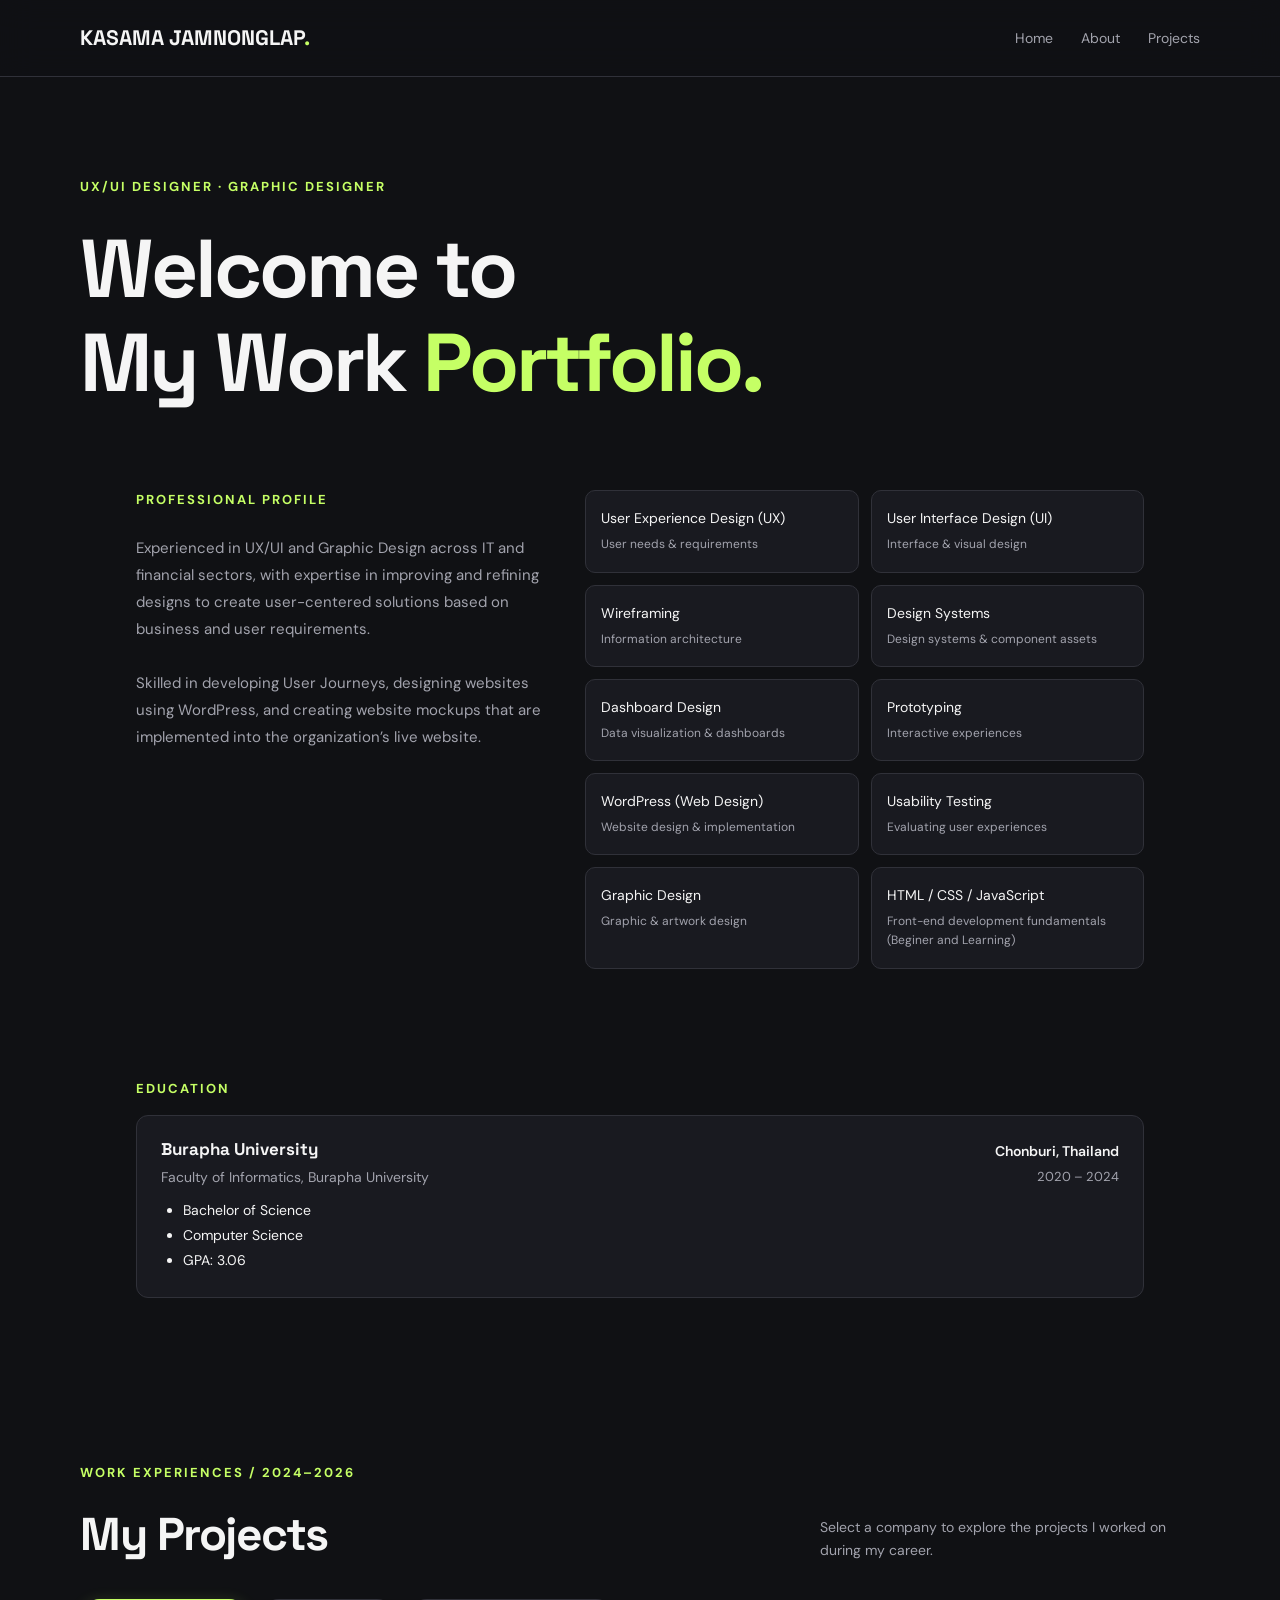
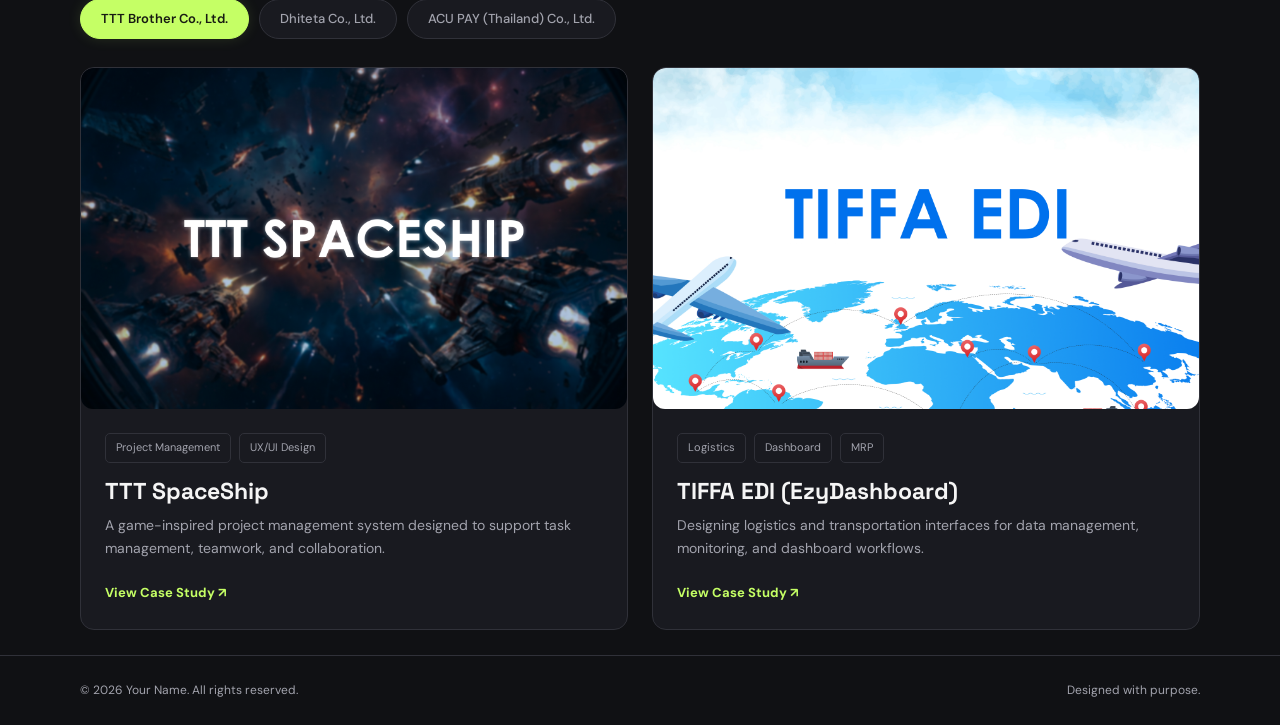
<file: index.html>
<!DOCTYPE html>
<html lang="en">
<head>
  <meta charset="UTF-8" />
  <meta name="viewport" content="width=device-width, initial-scale=1.0" />
  <meta name="description" content="UX/UI Designer Portfolio" />
  <title>Kasama Portfolio</title>

  <link rel="preconnect" href="https://fonts.googleapis.com">
  <link rel="preconnect" href="https://fonts.gstatic.com" crossorigin>
  <link href="https://fonts.googleapis.com/css2?family=DM+Sans:wght@400;500;600;700&family=Space+Grotesk:wght@400;500;600;700&display=swap" rel="stylesheet">

  <style>
    :root {
      --bg: #101114;
      --surface: #191a20;
      --text: #f5f5f5;
      --muted: #a2a3ad;
      --accent: #c5ff65;
      --border: #303139;
    }

    * {
      margin: 0;
      padding: 0;
      box-sizing: border-box;
    }

    html {
      scroll-behavior: smooth;
      scroll-padding-top: 90px;
    }

    body {
      font-family: "DM Sans", sans-serif;
      background: var(--bg);
      color: var(--text);
      line-height: 1.6;
    }

    a {
      color: inherit;
      text-decoration: none;
    }

    button, a {
      -webkit-tap-highlight-color: transparent;
    }

    .container {
      width: min(1120px, 90%);
      margin: auto;
    }

    /* Navigation */
    nav {
      position: sticky;
      top: 0;
      z-index: 100;
      background: rgba(16, 17, 20, 0.9);
      backdrop-filter: blur(16px);
      border-bottom: 1px solid var(--border);
    }

    .nav-inner {
      min-height: 76px;
      display: flex;
      align-items: center;
      justify-content: space-between;
      gap: 24px;
    }

    .logo {
      font-family: "Space Grotesk", sans-serif;
      font-size: 21px;
      font-weight: 700;
    }

    .logo span {
      color: var(--accent);
    }

    .nav-links {
      display: flex;
      align-items: center;
      gap: 28px;
      list-style: none;
      font-size: 14px;
      color: var(--muted);
    }

    .nav-links a:hover {
      color: var(--accent);
    }

    .menu-btn {
      display: none;
      background: transparent;
      border: 1px solid var(--border);
      color: white;
      padding: 8px 12px;
      border-radius: 8px;
      cursor: pointer;
    }

    /* Hero */
    .hero {
      min-height: 610px;
      display: flex;
      align-items: center;
      padding: 100px 0;
    }

    .eyebrow {
      color: var(--accent);
      font-size: 13px;
      font-weight: 700;
      letter-spacing: 2px;
      text-transform: uppercase;
      margin-bottom: 24px;
    }

    h1, h2, h3 {
      font-family: "Space Grotesk", sans-serif;
      line-height: 1.15;
    }

    h1 {
      font-size: clamp(42px, 7vw, 82px);
      letter-spacing: -3px;
      max-width: 850px;
    }

    h1 span {
      color: var(--accent);
    }

    .hero-desc {
      max-width: 560px;
      color: var(--muted);
      font-size: 17px;
      margin-top: 26px;
    }

    .hero-actions {
      display: flex;
      flex-wrap: wrap;
      gap: 14px;
      margin-top: 34px;
    }

    .btn {
      display: inline-flex;
      justify-content: center;
      align-items: center;
      gap: 10px;
      padding: 13px 22px;
      border-radius: 8px;
      font-weight: 700;
      font-size: 14px;
      transition: transform .2s, background .2s;
    }

    .btn:hover {
      transform: translateY(-3px);
    }

    .btn-primary {
      background: var(--accent);
      color: #141610;
    }

    .btn-secondary {
      border: 1px solid var(--border);
    }

    .hero-meta {
      display: flex;
      gap: 28px;
      flex-wrap: wrap;
      margin-top: 56px;
      color: var(--muted);
      font-size: 13px;
    }

    .hero-meta span::before {
      content: "●";
      color: var(--accent);
      margin-right: 9px;
    }

    /* Sections */
    section {
      padding: 25px 0;
    }

    .section-heading {
      display: flex;
      justify-content: space-between;
      align-items: end;
      gap: 24px;
      margin-bottom: 38px;
    }

    h2 {
      font-size: clamp(32px, 4vw, 46px);
      letter-spacing: -1.5px;
    }

    .section-desc {
      color: var(--muted);
      max-width: 380px;
      font-size: 14px;
    }

    /* Project grid */
    .projects {
      display: grid;
      grid-template-columns: repeat(2, minmax(0, 1fr));
      gap: 24px;
    }

    .project-card {
      border: 1px solid var(--border);
      border-radius: 14px;
      overflow: hidden;
      background: var(--surface);
      transition: transform .25s, border-color .25s;
    }

    .project-card:hover {
      transform: translateY(-5px);
      border-color: #62666f;
    }

    .project-cover {
      width: 100%;
      aspect-ratio: 16 / 10;
      overflow: hidden;
      border-radius: 12px;
      background: var(--surface);
    }

    .project-image {
      display: block;
      width: 100%;
      height: 100%;
      object-fit: cover;
      object-position: center;
      transition: transform 0.4s ease;
    }

    .project-card:hover .project-image {
      transform: scale(1.04);
    }

    .cover-erp {
      background: linear-gradient(135deg, #263e57, #111c2b);
    }

    .cover-logistics {
      background: linear-gradient(135deg, #264c46, #121f25);
    }

    .cover-wallet {
      background: linear-gradient(135deg, #574126, #211b19);
    }

    .cover-master {
      background: linear-gradient(135deg, #48325c, #1b1726);
    }

    .mock-window {
      width: 100%;
      max-width: 370px;
      background: #f3f4f6;
      border-radius: 9px;
      padding: 12px;
      box-shadow: 0 20px 45px #0005;
      transform: rotate(-3deg);
      color: #242936;
    }

    .mock-top {
      display: flex;
      gap: 5px;
      padding-bottom: 12px;
    }

    .mock-top i {
      width: 7px;
      height: 7px;
      border-radius: 50%;
      background: #adb1ba;
    }

    .mock-body {
      display: grid;
      grid-template-columns: 55px 1fr;
      gap: 10px;
      min-height: 135px;
    }

    .mock-sidebar {
      background: #dfe3e9;
      border-radius: 4px;
    }

    .mock-content {
      display: grid;
      grid-template-columns: repeat(2, 1fr);
      gap: 7px;
      align-content: start;
    }

    .mock-block {
      height: 42px;
      border-radius: 4px;
      background: #dce3ed;
    }

    .mock-block:nth-child(2) {
      background: #c9f27c;
    }

    .mock-block:nth-child(3) {
      grid-column: span 2;
      height: 56px;
      background: #e2e6ec;
    }

    .phone {
      width: 112px;
      height: 210px;
      border: 5px solid #22232a;
      border-radius: 20px;
      background: #f7f7f7;
      padding: 17px 9px;
      box-shadow: 0 20px 40px #0006;
      transform: rotate(8deg);
    }

    .phone-label {
      font-size: 9px;
      color: #666;
      margin-bottom: 9px;
    }

    .phone-card {
      background: #c5ff65;
      border-radius: 8px;
      height: 65px;
      margin-bottom: 9px;
    }

    .phone-line {
      height: 7px;
      background: #e0e1e4;
      border-radius: 4px;
      margin: 7px 0;
    }

    .project-info {
      padding: 24px;
    }

    .project-tags {
      display: flex;
      flex-wrap: wrap;
      gap: 8px;
      margin-bottom: 15px;
    }

    .tag {
      padding: 5px 10px;
      border: 1px solid var(--border);
      border-radius: 5px;
      color: var(--muted);
      font-size: 11px;
    }

    .project-info h3 {
      font-size: 23px;
      margin-bottom: 10px;
    }

    .project-info p {
      color: var(--muted);
      font-size: 14px;
      margin-bottom: 20px;
    }

    .project-link {
      font-size: 13px;
      font-weight: 700;
      color: var(--accent);
    }   
    /* About Me Layout */
    #about {
      padding: 40px 0;
    }

    #about .about-layout {
      display: grid;
      grid-template-columns: minmax(0, 0.85fr) minmax(0, 1.15fr);
      align-items: start;
      gap: 36px;
      width: min(1120px, 90%);
      margin: 0 auto;
    }

    #about .about-content {
      min-width: 0;
    }

    #about .about-text {
      margin-top: 12px;
      font-size: 15px;
      line-height: 1.8;
      color: var(--muted);
      overflow-wrap: break-word;
    }

    .about-actions {
      margin-top: 28px;
    }

    .skills {
      display: grid;
      grid-template-columns: repeat(2, minmax(0, 1fr));
      gap: 12px;
      align-content: start;
      min-width: 0;
    }

    #about .skill {
      position: relative;
      background: var(--surface);
      border: 1px solid var(--border);
      border-radius: 10px;
      padding: 17px 15px;
    
      font-size: 14px;
      line-height: 1.5;
    
      transition:
        border-color 0.3s ease,
        box-shadow 0.3s ease,
        transform 0.3s ease,
        background 0.3s ease;
    }

    #about .skill:hover {
      border-color: var(--accent);
      background: rgba(197, 255, 101, 0.06);
    
      box-shadow:
        0 0 6px rgba(197, 255, 101, 0.20),
        0 0 18px rgba(197, 255, 101, 0.12),
        inset 0 0 8px rgba(197, 255, 101, 0.04);
    
      transform: translateY(-3px);
    }

    #about .skill span {
      display: block;
      margin-top: 6px;
      color: var(--muted);
      font-size: 12px;
      line-height: 1.6;
    }
    
    /* Responsive */
    @media (max-width: 900px) {
      .about-layout {
        grid-template-columns: 1fr 1.2fr;
        gap: 32px;
      }
    
      .about-actions {
        flex-direction: column;
        align-items: stretch;
      }
    
      .about-actions .btn {
        width: 100%;
      }
    }
    
    @media (max-width: 700px) {
      .about-layout {
        grid-template-columns: 1fr;
        gap: 36px;
      }
    
      .about-title {
        font-size: 34px;
      }
    
      .about-actions {
        flex-direction: row;
        flex-wrap: wrap;
      }
    
      .about-actions .btn {
        width: auto;
      }
    
      .skills {
        grid-template-columns: repeat(2, minmax(0, 1fr));
        gap: 10px;
      }
    
      .skill {
        padding: 15px 12px;
        font-size: 13px;
      }
    
      .skill span {
        font-size: 11px;
      }
    }
    
    @media (max-width: 380px) {
      .skills {
        grid-template-columns: 1fr;
      }
    }
    /* Contact */
    .contact-box {
      padding: 55px;
      background: var(--surface);
      border: 1px solid var(--border);
      border-radius: 16px;
    }

    .contact-box h2 {
      max-width: 650px;
      margin-bottom: 20px;
    }

    .contact-box p {
      color: var(--muted);
      margin-bottom: 28px;
    }

    footer {
      border-top: 1px solid var(--border);
      padding: 25px 0;
      color: var(--muted);
      font-size: 12px;
    }

    .footer-inner {
      display: flex;
      justify-content: space-between;
      gap: 20px;
      flex-wrap: wrap;
    }

    /* Reveal animation */
    .reveal {
      opacity: 0;
      transform: translateY(20px);
      transition: opacity .6s, transform .6s;
    }

    .reveal.visible {
      opacity: 1;
      transform: translateY(0);
    }

    @media (prefers-reduced-motion: reduce) {
      html { scroll-behavior: auto; }
      *, *::before, *::after {
        animation-duration: .01ms !important;
        transition-duration: .01ms !important;
      }
      .reveal {
        opacity: 1;
        transform: none;
      }
    }

    @media (max-width: 700px) {
      .menu-btn {
        display: block;
      }

      .nav-links {
        display: none;
        position: absolute;
        top: 76px;
        left: 0;
        right: 0;
        padding: 24px 5%;
        background: var(--bg);
        border-bottom: 1px solid var(--border);
        flex-direction: column;
        align-items: flex-start;
      }

      .nav-links.open {
        display: flex;
      }

      .hero {
        min-height: auto;
        padding: 90px 0 65px;
      }

      h1 {
        letter-spacing: -1.5px;
      }

      section {
        padding: 60px 0;
      }

      .section-heading {
        align-items: flex-start;
        flex-direction: column;
      }

      .projects,
      .about-grid {
        grid-template-columns: 1fr;
      }

      .project-cover {
        height: 230px;
      }

      .about-grid {
        gap: 30px;
      }

      .contact-box {
        padding: 28px;
      }

      .hero-meta {
        gap: 12px 20px;
      }
    }
    
    /* Company Selector */
    .company-selector {
      display: flex;
      flex-wrap: wrap;
      align-items: center;
      gap: 10px;
      margin-bottom: 28px;
    }

    .company-btn {
      display: inline-flex;
      align-items: center;
      justify-content: center;
    
      padding: 10px 20px;
      border: 1px solid var(--border);
      border-radius: 999px;
    
      background: var(--surface);
      color: var(--muted);
    
      font-family: inherit;
      font-size: 13px;
      font-weight: 500;
      line-height: 1.4;
    
      cursor: pointer;
      white-space: nowrap;
    
      transition:
        background 0.25s ease,
        color 0.25s ease,
        border-color 0.25s ease,
        box-shadow 0.25s ease,
        transform 0.25s ease;
    }

    .company-btn:hover {
      color: var(--text);
      border-color: var(--accent);
      transform: translateY(-2px);
    }

    .company-btn.active {
      background: var(--accent);
      color: #171a12;
      border-color: var(--accent);
      font-weight: 600;
      box-shadow: 0 0 14px rgba(197, 255, 101, 0.12);
    }

    .company-btn.active:hover {
      box-shadow: 0 0 18px rgba(197, 255, 101, 0.25);
    }

    /* Keyboard accessibility */
    .company-btn:focus-visible {
      outline: 2px solid var(--accent);
      outline-offset: 3px;
    }

    .company-number {
      display: block;
      color: var(--accent);
      font-family: "Space Grotesk", sans-serif;
      font-size: 30px;
      font-weight: 700;
      margin-bottom: 14px;
    }

    .company-name {
      display: block;
      font-size: 15px;
      font-weight: 700;
      line-height: 1.5;
    }

    .company-count {
      display: block;
      color: var(--muted);
      font-size: 12px;
      margin-top: 8px;
    }

    

    .project-group {
      display: none;
    }

    .project-group.active {
      display: grid;
    }

    .project-group.active .project-card {
      animation: projectFade .35s ease both;
    }

    @keyframes projectFade {
      from {
        opacity: 0;
        transform: translateY(12px);
    }
      to {
        opacity: 1;
        transform: translateY(0);
    }
  }

  /* Mobile */
  @media (max-width: 600px) {
    .company-selector {
      gap: 8px;
    }

    .company-btn {
      padding: 9px 15px;
      font-size: 12px;
      white-space: normal;
    }
  }
    
  /* Education Section */
  #education {
    padding: 30px 0 40px;
  }

  .education-section {
    padding-top: 0;
    padding-bottom: 0;
  }

  .education-section > .eyebrow {
    margin-bottom: 16px;
  }
  
  .education-item {
    display: grid;
    grid-template-columns: minmax(0, 1fr) auto;
    gap: 24px;
    align-items: start;
  
    padding: 24px;
    background: var(--surface);
    border: 1px solid var(--border);
    border-radius: 12px;
  
    transition:
      border-color 0.25s ease,
      background 0.25s ease,
      transform 0.25s ease,
      box-shadow 0.25s ease;
  }
  .education-item:hover {
    border-color: var(--accent);
    transform: translateY(-3px);
    box-shadow: 0 8px 24px rgba(0, 0, 0, 0.15);
  }
  
  .education-details h3 {
    font-size: 17px;
    font-weight: 700;
    margin-bottom: 6px;
  }

  .education-details p {
    font-size: 14px;
    line-height: 1.7;
    color: var(--muted);
  }

  .education-details ul {
    padding-left: 22px;
    margin-top: 8px;
    font-size: 14px;
    line-height: 1.8;
  }
  
  .education-meta {
    min-width: 160px;
    text-align: right;
}

  .education-location {
    font-size: 14px;
    font-weight: 600;
  }

  .education-year {
    margin-top: 4px;
    font-size: 13px;
    color: var(--muted);
  }
  
  /* Mobile */
  @media (max-width: 600px) {
  .education-item {
    grid-template-columns: 1fr;
    gap: 12px;
    padding: 20px;
  }

  .education-meta {
    text-align: left;
    min-width: 0;
  }
}
  </style>
</head>

<body>
  <nav>
    <div class="container nav-inner">
      <a class="logo" href="#home">KASAMA JAMNONGLAP<span>.</span></a>

      <button class="menu-btn" id="menuBtn"
        aria-label="Toggle navigation" aria-expanded="false"
        aria-controls="navLinks">Menu ☰</button>

      <ul class="nav-links" id="navLinks">
        <li><a href="#home">Home</a></li>
        <li><a href="#about">About</a></li>
        <li><a href="#work">Projects</a></li>
      </ul>
    </div>
  </nav>

  <main>
    <header class="hero container" id="home">
      <div>
        <p class="eyebrow">UX/UI Designer · Graphic Designer</p>
        <h1>Welcome to<br>
          My Work <span>Portfolio.</span>
        </h1>
        
      <section id="about">
        <div class="container about-layout" id="about">
          <!-- Left: About Me -->
          <div class="about-content reveal">
            <p class="eyebrow">Professional Profile</p>
      
            <p class="about-text">
              Experienced in UX/UI and Graphic Design across IT and
              financial sectors, with expertise in improving and refining
              designs to create user-centered solutions based on business
              and user requirements.
      
              <br><br>
      
              Skilled in developing User Journeys, designing websites
              using WordPress, and creating website mockups that are
              implemented into the organization’s live website.
            </p>
          </div>
      
          <!-- Right: Skills -->
          <div class="skills reveal">
      
            <div class="skill">
              User Experience Design (UX)
              <span>User needs & requirements</span>
            </div>
      
            <div class="skill">
              User Interface Design (UI)
              <span>Interface & visual design</span>
            </div>
      
            <div class="skill">
              Wireframing
              <span>Information architecture</span>
            </div>
      
            <div class="skill">
              Design Systems
              <span>Design systems & component assets</span>
            </div>
      
            <div class="skill">
              Dashboard Design
              <span>Data visualization & dashboards</span>
            </div>
      
            <div class="skill">
              Prototyping
              <span>Interactive experiences</span>
            </div>
      
            <div class="skill">
              WordPress (Web Design)
              <span>Website design & implementation</span>
            </div>
      
            <div class="skill">
              Usability Testing
              <span>Evaluating user experiences</span>
            </div>
      
            <div class="skill">
              Graphic Design
              <span>Graphic & artwork design</span>
            </div>
      
            <div class="skill">
              HTML / CSS / JavaScript
              <span>Front-end development fundamentals (Beginer and Learning)</span>
            </div>
          </div>
        </div>
      </section>
   
      <section id="education">
        <div class="container education-section">
          <p class="eyebrow">Education</p>
          <div class="education-item">
      
            <!-- Left Column -->
            <div class="education-details">
              <h3>Burapha University</h3>
              <p>Faculty of Informatics, Burapha University</p>
      
              <ul>
                <li>Bachelor of Science</li>
                <li>Computer Science</li>
                <li>GPA: 3.06</li>
              </ul>
            </div>
      
            <!-- Right Column -->
            <div class="education-meta">
              <p class="education-location">Chonburi, Thailand</p>
              <p class="education-year">2020 – 2024</p>
            </div>
          </div>
        </div>
      </section>
      </div>
    </header>
 
<section id="work">
  <div class="container">

    <div class="section-heading reveal">
      <div>
        <p class="eyebrow">Work Experiences / 2024–2026</p>
        <h2>My Projects</h2>
      </div>

      <p class="section-desc">
        Select a company to explore the projects
        I worked on during my career.
      </p>
    </div>

    <!-- Company Buttons -->
    <div class="company-selector">
      <button class="company-btn active"
      data-company="ttt"
      aria-pressed="true">
        TTT Brother Co., Ltd.
      </button>
      <button class="company-btn"
      data-company="dhiteta"
      aria-pressed="false">
        Dhiteta Co., Ltd.
      </button>
      <button class="company-btn"
      data-company="acu"
      aria-pressed="false">
        ACU PAY (Thailand) Co., Ltd.
      </button>
    </div>
    <!-- 01: TTT Brother -->
    <div class="projects project-group active"
      data-project-group="ttt">

      <article class="project-card">
        <div class="project-cover">
          <img class="project-image" 
            src="./Images/CoverImg/TTT_SpaceShip.png"
            alt="TTT SpaceShip project cover"
            loading="lazy"/>
        </div>
        <div class="project-info">
          <div class="project-tags">
            <span class="tag">Project Management</span>
            <span class="tag">UX/UI Design</span>
          </div>
          <h3>TTT SpaceShip</h3>
          <p>
            A game-inspired project management system designed
            to support task management, teamwork, and collaboration.
          </p>
          <a class="project-link" href="project/TTTSpaceShip.html">
            View Case Study ↗
          </a>
        </div>
      </article>

      <article class="project-card">
        <div class="project-cover">
          <img class="project-image" 
            src="./Images/CoverImg/TIFFAEDI.png"
            alt="TIFFA EDI project cover"
            loading="lazy"/>
        </div>
        <div class="project-info">
          <div class="project-tags">
            <span class="tag">Logistics</span>
            <span class="tag">Dashboard</span>
            <span class="tag">MRP</span>
          </div>
          <h3>TIFFA EDI (EzyDashboard)</h3>
          <p>
            Designing logistics and transportation interfaces
            for data management, monitoring, and dashboard workflows.
          </p>
          <a class="project-link" href="project/TiffaEDI.html">
            View Case Study ↗
          </a>
        </div>
      </article>

    </div>

    <!-- 02: Dhiteta -->
    <div class="projects project-group"
      data-project-group="dhiteta">

      <article class="project-card">
        <div class="project-cover cover-master">
          <div class="mock-window">
            <div class="mock-top"><i></i><i></i><i></i></div>
            <div class="mock-body">
              <div class="mock-sidebar"></div>
              <div class="mock-content">
                <div class="mock-block"></div>
                <div class="mock-block"></div>
                <div class="mock-block"></div>
              </div>
            </div>
          </div>
        </div>
        <div class="project-info">
          <div class="project-tags">
            <span class="tag">Data Management</span>
            <span class="tag">UX/UI Design</span>
          </div>
          <h3>Allkons Master SKU</h3>
          <p>
            Centralizing product information to improve data
            consistency and management across integrated platforms.
          </p>
          <a class="project-link" href="#contact">
            View Case Study ↗
          </a>
        </div>
      </article>

      <article class="project-card">
        <div class="project-cover cover-erp">
          <div class="mock-window">
            <div class="mock-top"><i></i><i></i><i></i></div>
            <div class="mock-body">
              <div class="mock-sidebar"></div>
              <div class="mock-content">
                <div class="mock-block"></div>
                <div class="mock-block"></div>
                <div class="mock-block"></div>
              </div>
            </div>
          </div>
        </div>
        <div class="project-info">
          <div class="project-tags">
            <span class="tag">API Management</span>
            <span class="tag">UX/UI Design</span>
          </div>
          <h3>Allkons OpenAPI</h3>
          <p>
            Designing an API management platform for documentation,
            API discovery, and secure external developer access.
          </p>
          <a class="project-link" href="#contact">
            View Case Study ↗
          </a>
        </div>
      </article>

      <article class="project-card">
        <div class="project-cover cover-logistics">
          <div class="mock-window">
            <div class="mock-top"><i></i><i></i><i></i></div>
            <div class="mock-body">
              <div class="mock-sidebar"></div>
              <div class="mock-content">
                <div class="mock-block"></div>
                <div class="mock-block"></div>
                <div class="mock-block"></div>
              </div>
            </div>
          </div>
        </div>
        <div class="project-info">
          <div class="project-tags">
            <span class="tag">Organization</span>
            <span class="tag">Dashboard</span>
          </div>
          <h3>Allkons Organization Center</h3>
          <p>
            Organizing company structures, employee roles,
            permissions, and organizational dashboards.
          </p>
          <a class="project-link" href="#contact">
            View Case Study ↗
          </a>
        </div>
      </article>

    </div>

    <!-- 03: ACU PAY -->
    <div class="projects project-group"
      data-project-group="acu">

      <article class="project-card">
        <div class="project-cover">
          <img class="project-image" 
            src="./Images/CoverImg/ACUPAY.png"
            alt="TIFFA EDI project cover"
            loading="lazy"/>
        </div>
        <div class="project-info">
          <div class="project-tags">
            <span class="tag">Fintech</span>
            <span class="tag">Mobile App</span>
          </div>
          <h3>ACU PAY Application</h3>
          <p>
            Designing key app features, including Top-up,
            Coupon, and payment-related user experiences.
          </p>
          <a class="project-link" href="#contact">
            View Case Study ↗
          </a>
        </div>
      </article>

      <article class="project-card">
        <div class="project-cover">
          <img class="project-image" 
            src="./Images/CoverImg/ACUVISA.png"
            alt="TIFFA EDI project cover"
            loading="lazy"/>
        </div>
        <div class="project-info">
          <div class="project-tags">
            <span class="tag">Fintech</span>
            <span class="tag">VISA Card</span>
            <span class="tag">UX/UI</span>
          </div>
          <h3>ACU VISA Card</h3>
          <p>
            Designing the Visa Card user journey, wireframes,
            and interfaces in collaboration with the Hong Kong team.
          </p>
          <a class="project-link" href="#contact">
            View Case Study ↗
          </a>
        </div>
      </article>

      <article class="project-card">
        <div class="project-cover">
          <img class="project-image" 
            src="./Images/CoverImg/ACUWEB.png"
            alt="TIFFA EDI project cover"
            loading="lazy"/>
        </div>
        <div class="project-info">
          <div class="project-tags">
            <span class="tag">WordPress</span>
            <span class="tag">Web Design</span>
          </div>
          <h3>ACU Thai Website (WordPress)</h3>
          <p>
            Designing and developing website experiences
            for ACU PAY and ACU VISA Card content.
          </p>
          <a class="project-link" href="#contact">
            View Case Study ↗
          </a>
        </div>
      </article>

      <article class="project-card">
        <div class="project-cover">
          <img class="project-image" 
            src="./Images/CoverImg/ACUGRAPHIC.png"
            alt="TIFFA EDI project cover"
            loading="lazy"/>
        </div>
        <div class="project-info">
          <div class="project-tags">
            <span class="tag">Graphic Design</span>
            <span class="tag">Illustration</span>
            <span class="tag">Artwork</span>
          </div>
          <h3>Graphic Design</h3>
          <p>
            Creating marketing visuals, promotional artwork,
            banners, and illustrations for digital campaigns.
          </p>
          <a class="project-link" href="#contact">
            View Case Study ↗
          </a>
        </div>
      </article>

    </div>

  </div>
</section>
  </main>

  <footer>
    <div class="container footer-inner">
      <span>© <span id="year"></span> Your Name. All rights reserved.</span>
      <span>Designed with purpose.</span>
    </div>
  </footer>

  <script>
    // Mobile navigation
    const menuBtn = document.getElementById("menuBtn");
    const navLinks = document.getElementById("navLinks");

    menuBtn.addEventListener("click", () => {
      const isOpen = navLinks.classList.toggle("open");
      menuBtn.setAttribute("aria-expanded", String(isOpen));
    });

    navLinks.querySelectorAll("a").forEach(link => {
      link.addEventListener("click", () => {
        navLinks.classList.remove("open");
        menuBtn.setAttribute("aria-expanded", "false");
      });
    });

    // Automatically update copyright year
    document.getElementById("year").textContent =
      new Date().getFullYear();

    // Reveal sections when they enter the viewport
    const revealItems = document.querySelectorAll(".reveal");

    if ("IntersectionObserver" in window) {
      const observer = new IntersectionObserver(entries => {
        entries.forEach(entry => {
          if (entry.isIntersecting) {
            entry.target.classList.add("visible");
            observer.unobserve(entry.target);
          }
        });
      }, { threshold: 0.12 });

      revealItems.forEach(item => observer.observe(item));
    } else {
      revealItems.forEach(item => item.classList.add("visible"));
    }
    
    const companyButtons = document.querySelectorAll(".company-btn");
    const projectGroups = document.querySelectorAll(".project-group");

    companyButtons.forEach(button => {
    button.addEventListener("click", () => {
      const selectedCompany = button.dataset.company;

    // Update active company button
    companyButtons.forEach(item => {
      const isActive = item === button;

    item.classList.toggle("active", isActive);
    item.setAttribute("aria-pressed", String(isActive));
    });

    // Show projects belonging to the selected company
    projectGroups.forEach(group => {
      const isSelected =
        group.dataset.projectGroup === selectedCompany;

      group.classList.toggle("active", isSelected);

      // Reveal newly displayed project cards
      if (isSelected) {
        group.querySelectorAll(".project-card").forEach(card => {
          card.classList.add("visible");
        });
      }
    });
  });
});
  </script>
</body>
</html>
</file>
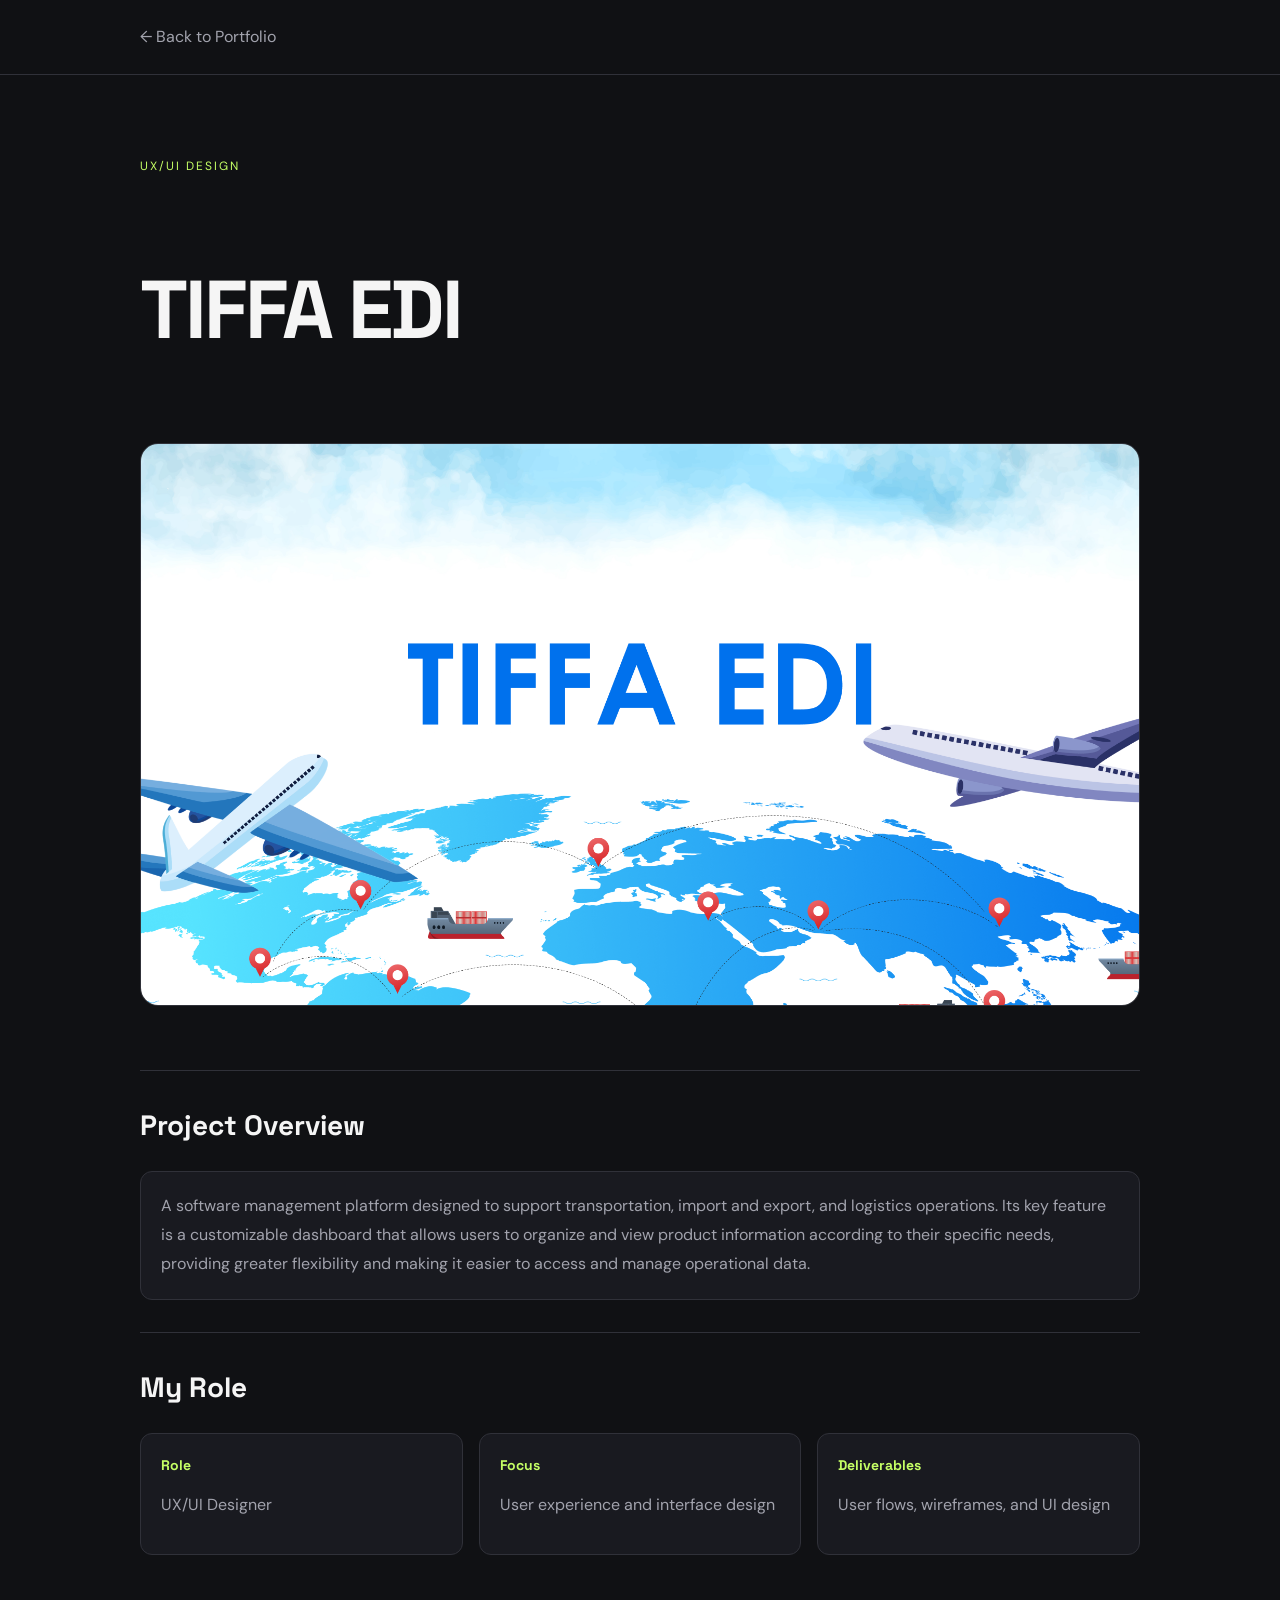
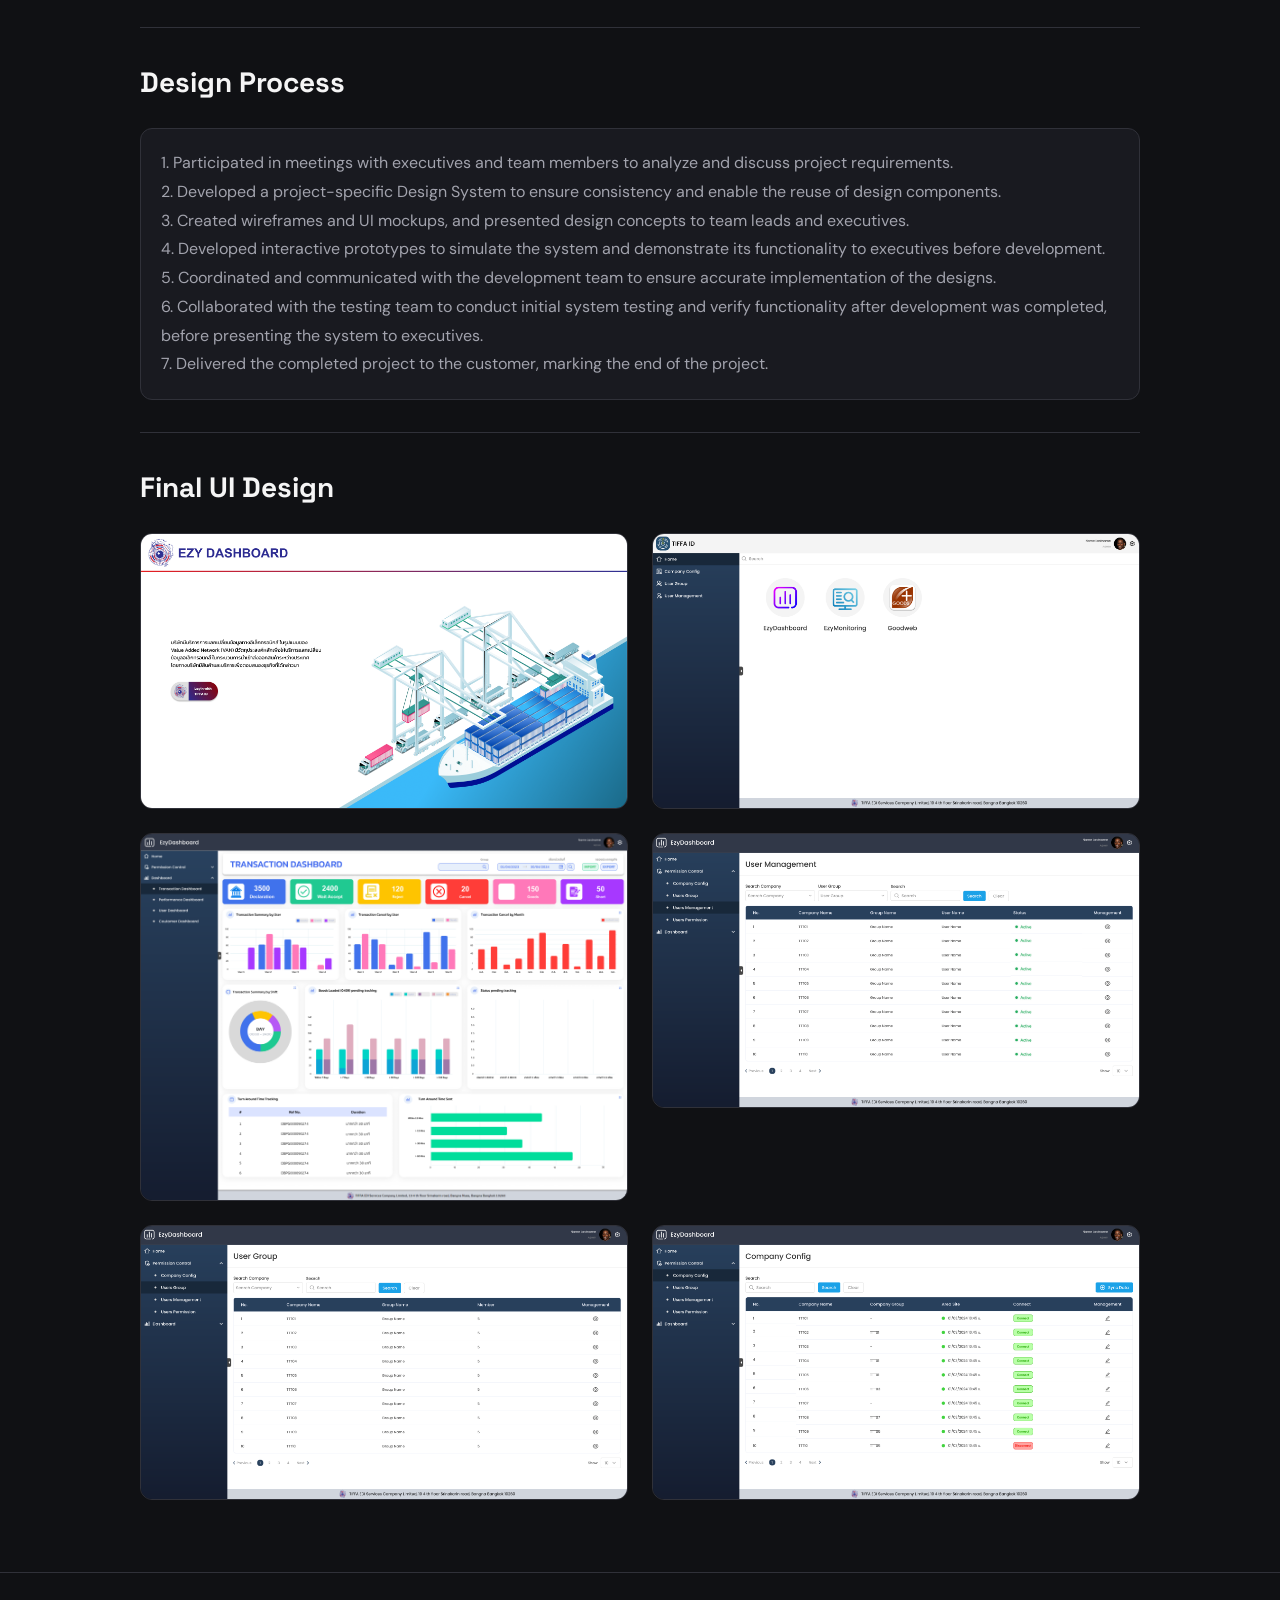
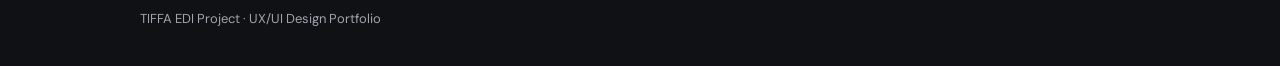
<file: project/TiffaEDI.html>
<!DOCTYPE html>
<html lang="en">
<head>
  <meta charset="UTF-8">
  <meta name="viewport" content="width=device-width, initial-scale=1.0">
  
  <link rel="preconnect" href="https://fonts.googleapis.com">
  <link rel="preconnect" href="https://fonts.gstatic.com" crossorigin>
  <link href="https://fonts.googleapis.com/css2?family=DM+Sans:wght@400;500;600;700&family=Space+Grotesk:wght@400;500;600;700&display=swap" rel="stylesheet">


  <title>TIFFA EDI Project</title>

  <style>
    :root {
      --bg: #101114;
      --surface: #191a20;
      --text: #f5f5f5;
      --muted: #a2a3ad;
      --border: #303139;
      --accent: #c5ff65;
    }

    * {
      box-sizing: border-box;
    }
   
    body {
      margin: 0;
      font-family: "DM Sans", sans-serif;
      background: var(--bg);
      color: var(--text);
      line-height: 1.6;
    }


    a {
      color: inherit;
      text-decoration: none;
    }

    .container {
      width: min(1000px, 90%);
      margin: 0 auto;
    }

    .navbar {
      padding: 24px 0;
      border-bottom: 1px solid var(--border);
    }

    .back-link {
      color: var(--muted);
      transition: color .2s;
    }

    .back-link:hover {
      color: var(--accent);
    }

    .hero {
      padding: 70px 0 40px;
    }

    .eyebrow {
      color: var(--accent);
      font-size: 12px;
      letter-spacing: 2px;
      text-transform: uppercase;
    }

    h1,
    h2,
    h3 {
      font-family: "Space Grotesk", sans-serif;
    }

    h1 {
      font-size: clamp(42px, 7vw, 82px);
      letter-spacing: -3px;
      max-width: 850px;
    }

    h1 span {
      color: var(--accent);
    }
    
    h2 {
      margin-top: 0;
      font-size: 28px;
    }

    .intro {
      max-width: 680px;
      color: var(--muted);
      font-size: 17px;
    }

    .cover {
      margin: 36px 0 64px;
      overflow: hidden;
      border: 1px solid var(--border);
      border-radius: 18px;
      background: var(--surface);
    }

    .cover img {
      display: block;
      width: 100%;
      aspect-ratio: 16 / 9;
      object-fit: cover;
    }

    .section {
      padding: 32px 0;
      border-top: 1px solid var(--border);
    }

    .section p,
    .section li {
      color: var(--muted);
    }

    .details {
      display: grid;
      grid-template-columns: repeat(3, minmax(0, 1fr));
      gap: 16px;
    }

    
    .detail-card {
      padding: 20px;
      border: 1px solid var(--border);
      border-radius: 12px;
      background: var(--surface);
    
      transition:
        border-color 0.3s ease,
        box-shadow 0.3s ease,
        transform 0.3s ease,
        background 0.3s ease;
    }
    
    .detail-card:hover {
      border-color: var(--accent);
      background: rgba(197, 255, 101, 0.04);
    
      box-shadow:
        0 0 8px rgba(197, 255, 101, 0.16),
        0 0 20px rgba(197, 255, 101, 0.08);
    
      transform: translateY(-3px);
    }
    
    /* Project Overview */
    .overview-card p {
      margin: 0;
      color: var(--muted);
      line-height: 1.8;
    }


    .detail-card h3 {
      margin-top: 0;
      font-size: 14px;
      color: var(--accent);
    }
    
    .gallery {
      display: grid;
      grid-template-columns: repeat(2, minmax(0, 1fr));
      gap: 24px;
      align-items: start;
    }
    
    .gallery figure {
      margin: 0;
    }
    
    .gallery img {
      display: block;
      width: 100%;
      height: auto;
      border: 1px solid var(--border);
      border-radius: 12px;
    }

    .gallery figcaption {
      margin-top: 8px;
      color: var(--muted);
      font-size: 13px;
    }

    footer {
      padding: 36px 0;
      margin-top: 40px;
      border-top: 1px solid var(--border);
      color: var(--muted);
      font-size: 13px;
    }

    @media (max-width: 650px) {
      .gallery {
        grid-template-columns: 1fr;
      }
    }
  </style>
</head>

<body>

  <header class="navbar">
    <div class="container">
      <a class="back-link" href="../index.html">
        ← Back to Portfolio
      </a>
    </div>
  </header>

  <main class="container">

    <section class="hero">
      <p class="eyebrow">UX/UI Design</p>

      <h1>TIFFA EDI</h1>
      <div class="cover">
        <img
          src="../Images/CoverImg/TIFFAEDI.png"
          alt="TiffaEDI Img cover"
        >
      </div>

      <section class="section">
        <h2>Project Overview</h2>
      
        <div class="detail-card overview-card">
          <p>A software management platform designed to support transportation, 
            import and export, and logistics operations. Its key feature is a customizable dashboard 
            that allows users to organize and view product information according to their specific needs, 
            providing greater flexibility and making it easier to access and manage operational data.
            </p>
        </div>
      </section>

      <section class="section">
        <h2>My Role</h2>
        <div class="details">
          <div class="detail-card">
            <h3>Role</h3>
            <p>UX/UI Designer</p>
          </div>
  
          <div class="detail-card">
            <h3>Focus</h3>
            <p>User experience and interface design</p>
          </div>
  
          <div class="detail-card">
            <h3>Deliverables</h3>
            <p>User flows, wireframes, and UI design</p>
          </div>
        </div>
      </section>
    </section>

    <section class="section">
      <h2>Design Process</h2>
      <div class="detail-card overview-card">
        <p>
          1. Participated in meetings with executives and team members to analyze and discuss project requirements.<br>
          2. Developed a project-specific Design System to ensure consistency and enable the reuse of design components.<br>
          3. Created wireframes and UI mockups, and presented design concepts to team leads and executives.<br>          
          4. Developed interactive prototypes to simulate the system and demonstrate its functionality to executives before development.<br>         
          5. Coordinated and communicated with the development team to ensure accurate implementation of the designs.<br>         
          6. Collaborated with the testing team to conduct initial system testing and verify functionality after development was completed, before presenting the system to executives.<br>         
          7. Delivered the completed project to the customer, marking the end of the project.<br>
        </p>
      </div>
    </section>
    
    <section class="section">
      <h2>Final UI Design</h2>
    
      <div class="gallery">
        <figure>
          <img
            src="../Images/projectTIFFA/Tiffa01.png"
            alt="TiffaEDI project design 1"
            loading="lazy"
          >
        </figure>
    
        <figure>
          <img
            src="../Images/projectTIFFA/Tiffa02.png"
            alt="TiffaEDI project design 2"
            loading="lazy"
          >
        </figure>

        <figure>
          <img
            src="../Images/projectTIFFA/Tiffa03.png"
            alt="TiffaEDI project design 3"
            loading="lazy"
          >
        </figure>

        <figure>
          <img
            src="../Images/projectTIFFA/Tiffa04.png"
            alt="TiffaEDI project design 4"
            loading="lazy"
          >
        </figure>

        <figure>
          <img
            src="../Images/projectTIFFA/Tiffa05.png"
            alt="TiffaEDI project design 5"
            loading="lazy"
          >
        </figure>

        <figure>
          <img
            src="../Images/projectTIFFA/Tiffa06.png"
            alt="TiffaEDI project design 6"
            loading="lazy"
          >
        </figure>
      </div>
    </section>

  </main>

  <footer>
    <div class="container">
      TIFFA EDI Project · UX/UI Design Portfolio
    </div>
  </footer>

</body>
</html>
</file>
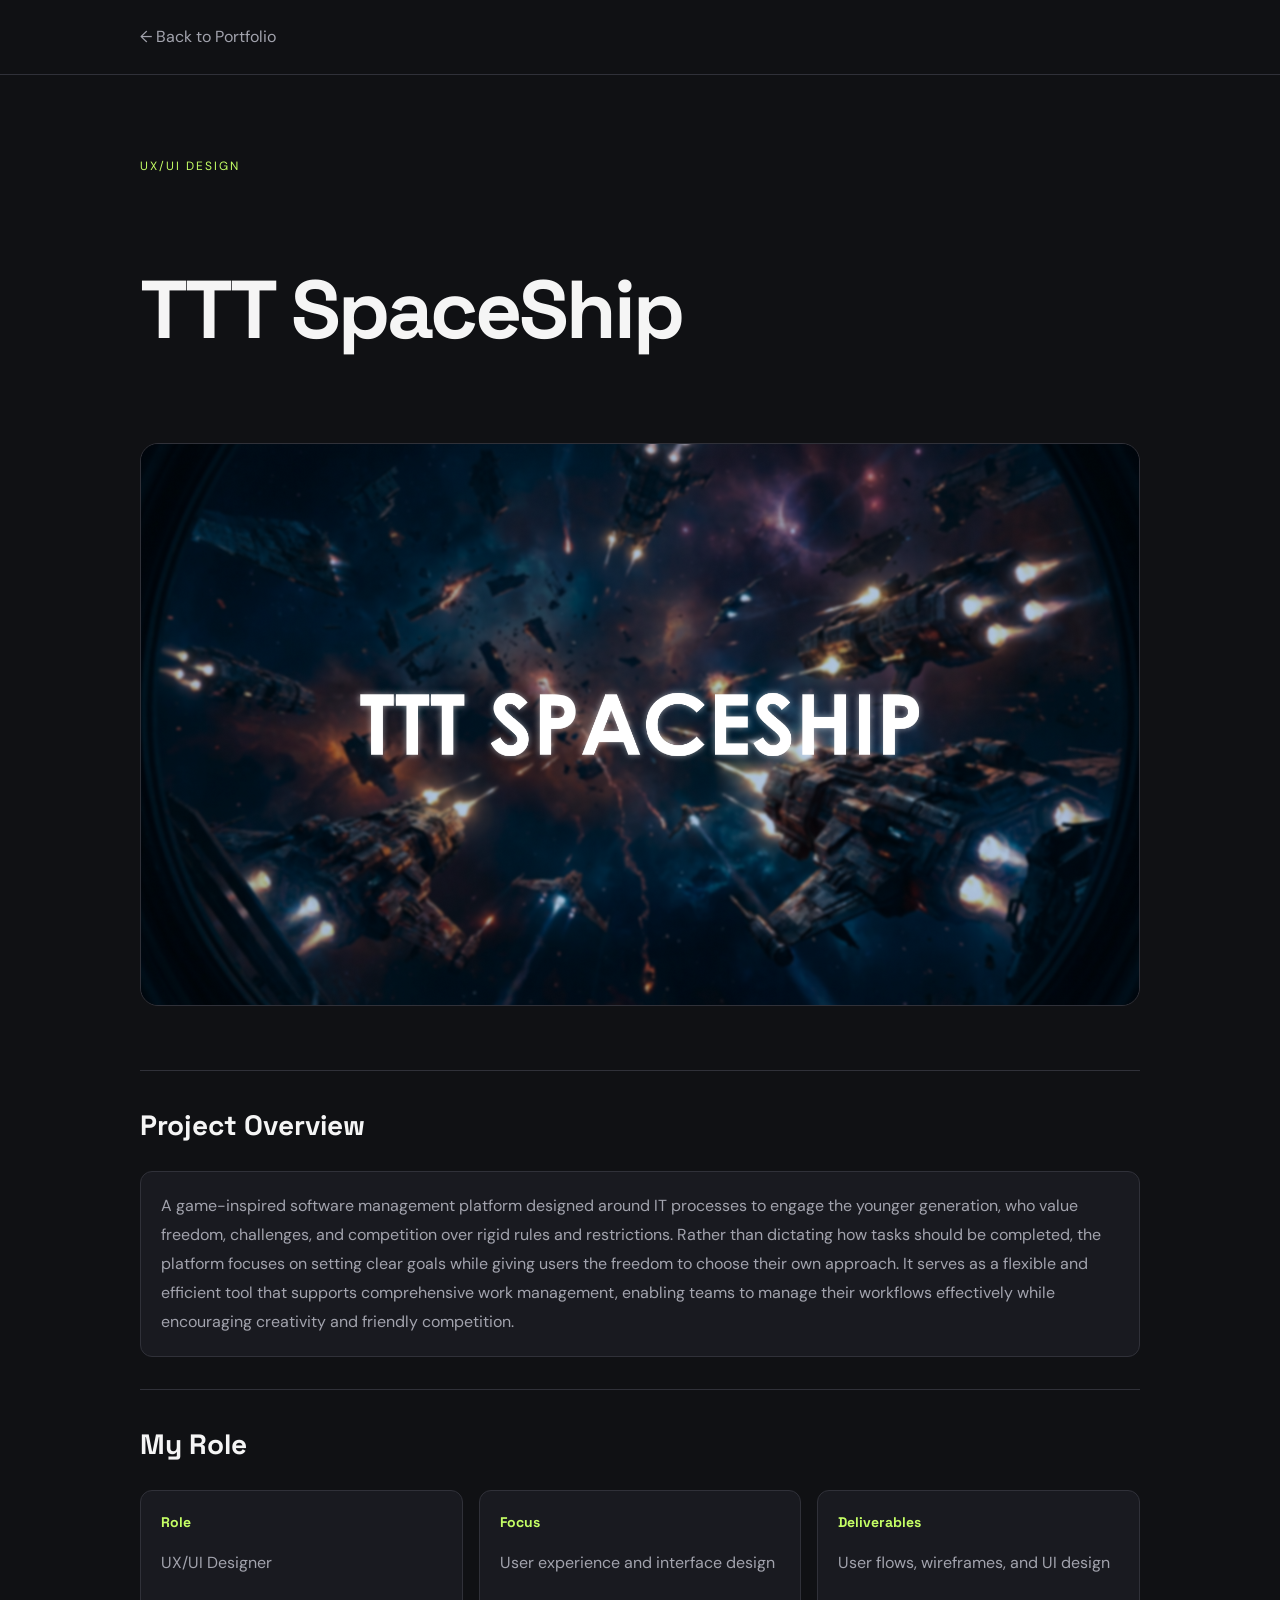
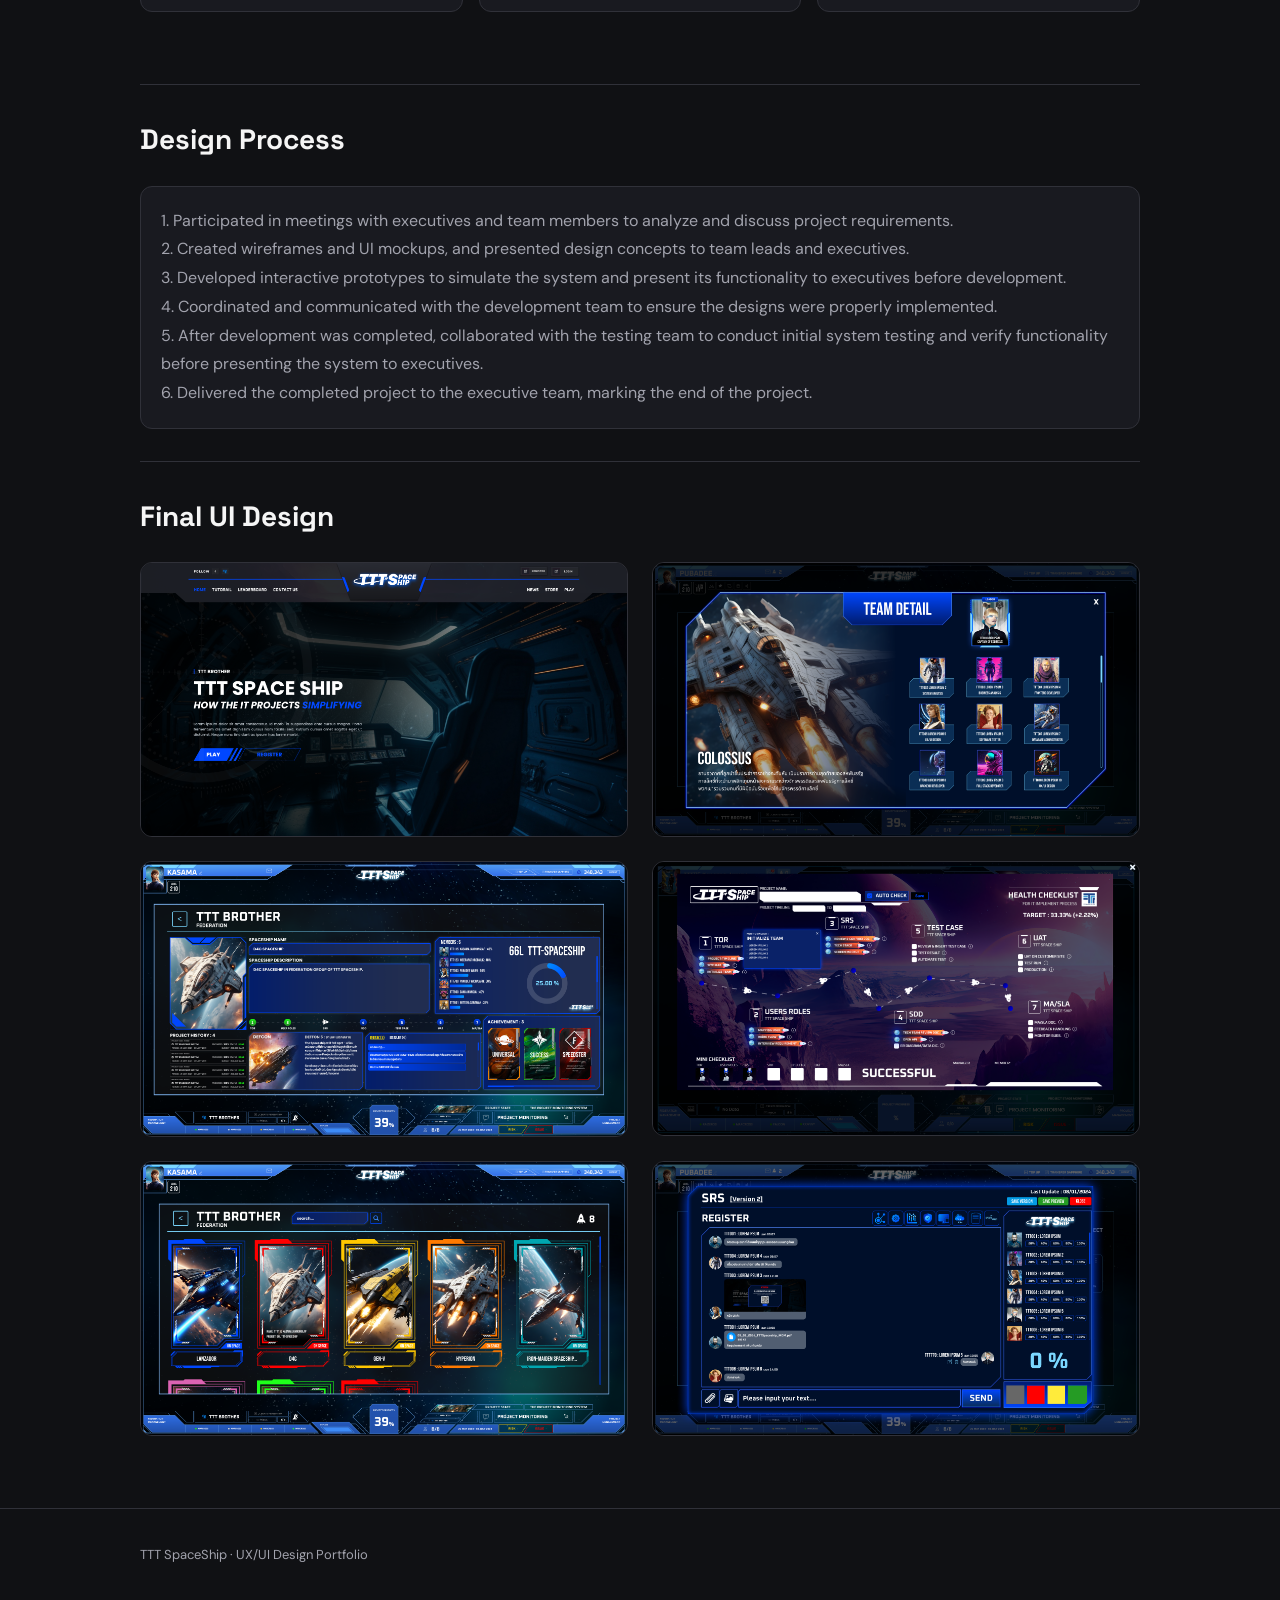
<file: project/TTTSpaceShip.html>
<!DOCTYPE html>
<html lang="en">
<head>
  <meta charset="UTF-8">
  <meta name="viewport" content="width=device-width, initial-scale=1.0">
  
  <link rel="preconnect" href="https://fonts.googleapis.com">
  <link rel="preconnect" href="https://fonts.gstatic.com" crossorigin>
  <link href="https://fonts.googleapis.com/css2?family=DM+Sans:wght@400;500;600;700&family=Space+Grotesk:wght@400;500;600;700&display=swap" rel="stylesheet">


  <title>TTT SpaceShip Project</title>

  <style>
    :root {
      --bg: #101114;
      --surface: #191a20;
      --text: #f5f5f5;
      --muted: #a2a3ad;
      --border: #303139;
      --accent: #c5ff65;
    }

    * {
      box-sizing: border-box;
    }
   
    body {
      margin: 0;
      font-family: "DM Sans", sans-serif;
      background: var(--bg);
      color: var(--text);
      line-height: 1.6;
    }


    a {
      color: inherit;
      text-decoration: none;
    }

    .container {
      width: min(1000px, 90%);
      margin: 0 auto;
    }

    .navbar {
      padding: 24px 0;
      border-bottom: 1px solid var(--border);
    }

    .back-link {
      color: var(--muted);
      transition: color .2s;
    }

    .back-link:hover {
      color: var(--accent);
    }

    .hero {
      padding: 70px 0 40px;
    }

    .eyebrow {
      color: var(--accent);
      font-size: 12px;
      letter-spacing: 2px;
      text-transform: uppercase;
    }

    h1,
    h2,
    h3 {
      font-family: "Space Grotesk", sans-serif;
    }

    h1 {
      font-size: clamp(42px, 7vw, 82px);
      letter-spacing: -3px;
      max-width: 850px;
    }

    h1 span {
      color: var(--accent);
    }
    
    h2 {
      margin-top: 0;
      font-size: 28px;
    }

    .intro {
      max-width: 680px;
      color: var(--muted);
      font-size: 17px;
    }

    .cover {
      margin: 36px 0 64px;
      overflow: hidden;
      border: 1px solid var(--border);
      border-radius: 18px;
      background: var(--surface);
    }

    .cover img {
      display: block;
      width: 100%;
      aspect-ratio: 16 / 9;
      object-fit: cover;
    }

    .section {
      padding: 32px 0;
      border-top: 1px solid var(--border);
    }

    .section p,
    .section li {
      color: var(--muted);
    }

    .details {
      display: grid;
      grid-template-columns: repeat(3, minmax(0, 1fr));
      gap: 16px;
    }

    
    .detail-card {
      padding: 20px;
      border: 1px solid var(--border);
      border-radius: 12px;
      background: var(--surface);
    
      transition:
        border-color 0.3s ease,
        box-shadow 0.3s ease,
        transform 0.3s ease,
        background 0.3s ease;
    }
    
    .detail-card:hover {
      border-color: var(--accent);
      background: rgba(197, 255, 101, 0.04);
    
      box-shadow:
        0 0 8px rgba(197, 255, 101, 0.16),
        0 0 20px rgba(197, 255, 101, 0.08);
    
      transform: translateY(-3px);
    }
    
    /* Project Overview */
    .overview-card p {
      margin: 0;
      color: var(--muted);
      line-height: 1.8;
    }


    .detail-card h3 {
      margin-top: 0;
      font-size: 14px;
      color: var(--accent);
    }
    
    .gallery {
      display: grid;
      grid-template-columns: repeat(2, minmax(0, 1fr));
      gap: 24px;
      align-items: start;
    }
    
    .gallery figure {
      margin: 0;
    }
    
    .gallery img {
      display: block;
      width: 100%;
      height: auto;
      border: 1px solid var(--border);
      border-radius: 12px;
    }

    .gallery figcaption {
      margin-top: 8px;
      color: var(--muted);
      font-size: 13px;
    }

    footer {
      padding: 36px 0;
      margin-top: 40px;
      border-top: 1px solid var(--border);
      color: var(--muted);
      font-size: 13px;
    }

    @media (max-width: 650px) {
      .gallery {
        grid-template-columns: 1fr;
      }
    }
  </style>
</head>

<body>

  <header class="navbar">
    <div class="container">
      <a class="back-link" href="../index.html">
        ← Back to Portfolio
      </a>
    </div>
  </header>

  <main class="container">

    <section class="hero">
      <p class="eyebrow">UX/UI Design</p>

      <h1>TTT SpaceShip</h1>
      <div class="cover">
        <img
          src="../Images/CoverImg/TTT_SpaceShip.png"
          alt="TTT SpaceShip project cover"
        >
      </div>

      <section class="section">
        <h2>Project Overview</h2>
      
        <div class="detail-card overview-card">
          <p>A game-inspired software management platform designed around IT processes to engage the younger generation, 
              who value freedom, challenges, and competition over rigid rules and restrictions. Rather than dictating how tasks should be completed, 
              the platform focuses on setting clear goals while giving users the freedom to choose their own approach. It serves as a flexible and efficient 
              tool that supports comprehensive work management, enabling teams to manage their workflows effectively while encouraging creativity 
              and friendly competition.
            </p>
        </div>
      </section>

      <section class="section">
        <h2>My Role</h2>
        <div class="details">
          <div class="detail-card">
            <h3>Role</h3>
            <p>UX/UI Designer</p>
          </div>
  
          <div class="detail-card">
            <h3>Focus</h3>
            <p>User experience and interface design</p>
          </div>
  
          <div class="detail-card">
            <h3>Deliverables</h3>
            <p>User flows, wireframes, and UI design</p>
          </div>
        </div>
      </section>
    </section>

    <section class="section">
      <h2>Design Process</h2>
      <div class="detail-card overview-card">
        <p>
          1. Participated in meetings with executives and team members to analyze and discuss project requirements.<br>
          2. Created wireframes and UI mockups, and presented design concepts to team leads and executives.<br>
          3. Developed interactive prototypes to simulate the system and present its functionality to executives before development.<br>
          4. Coordinated and communicated with the development team to ensure the designs were properly implemented.<br>
          5. After development was completed, collaborated with the testing team to conduct initial system testing and verify functionality before presenting the system to executives.<br>
          6. Delivered the completed project to the executive team, marking the end of the project.<br>
        </p>
      </div>
    </section>
    
    <section class="section">
      <h2>Final UI Design</h2>
    
      <div class="gallery">
        <figure>
          <img
            src="../Images/projectSpaceShip/TTTSpaceship01.png"
            alt="TTT SpaceShip interface design 1"
            loading="lazy"
          >
        </figure>
    
        <figure>
          <img
            src="../Images/projectSpaceShip/TTTSpaceship02.png"
            alt="TTT SpaceShip interface design 2"
            loading="lazy"
          >
        </figure>

        <figure>
          <img
            src="../Images/projectSpaceShip/TTTSpaceship03.png"
            alt="TTT SpaceShip interface design 3"
            loading="lazy"
          >
        </figure>

        <figure>
          <img
            src="../Images/projectSpaceShip/TTTSpaceship04.png"
            alt="TTT SpaceShip interface design 4"
            loading="lazy"
          >
        </figure>

        <figure>
          <img
            src="../Images/projectSpaceShip/TTTSpaceship05.png"
            alt="TTT SpaceShip interface design 5"
            loading="lazy"
          >
        </figure>

        <figure>
          <img
            src="../Images/projectSpaceShip/TTTSpaceship06.png"
            alt="TTT SpaceShip interface design 6"
            loading="lazy"
          >
        </figure>
      </div>
    </section>

  </main>

  <footer>
    <div class="container">
      TTT SpaceShip · UX/UI Design Portfolio
    </div>
  </footer>

</body>
</html>
</file>
